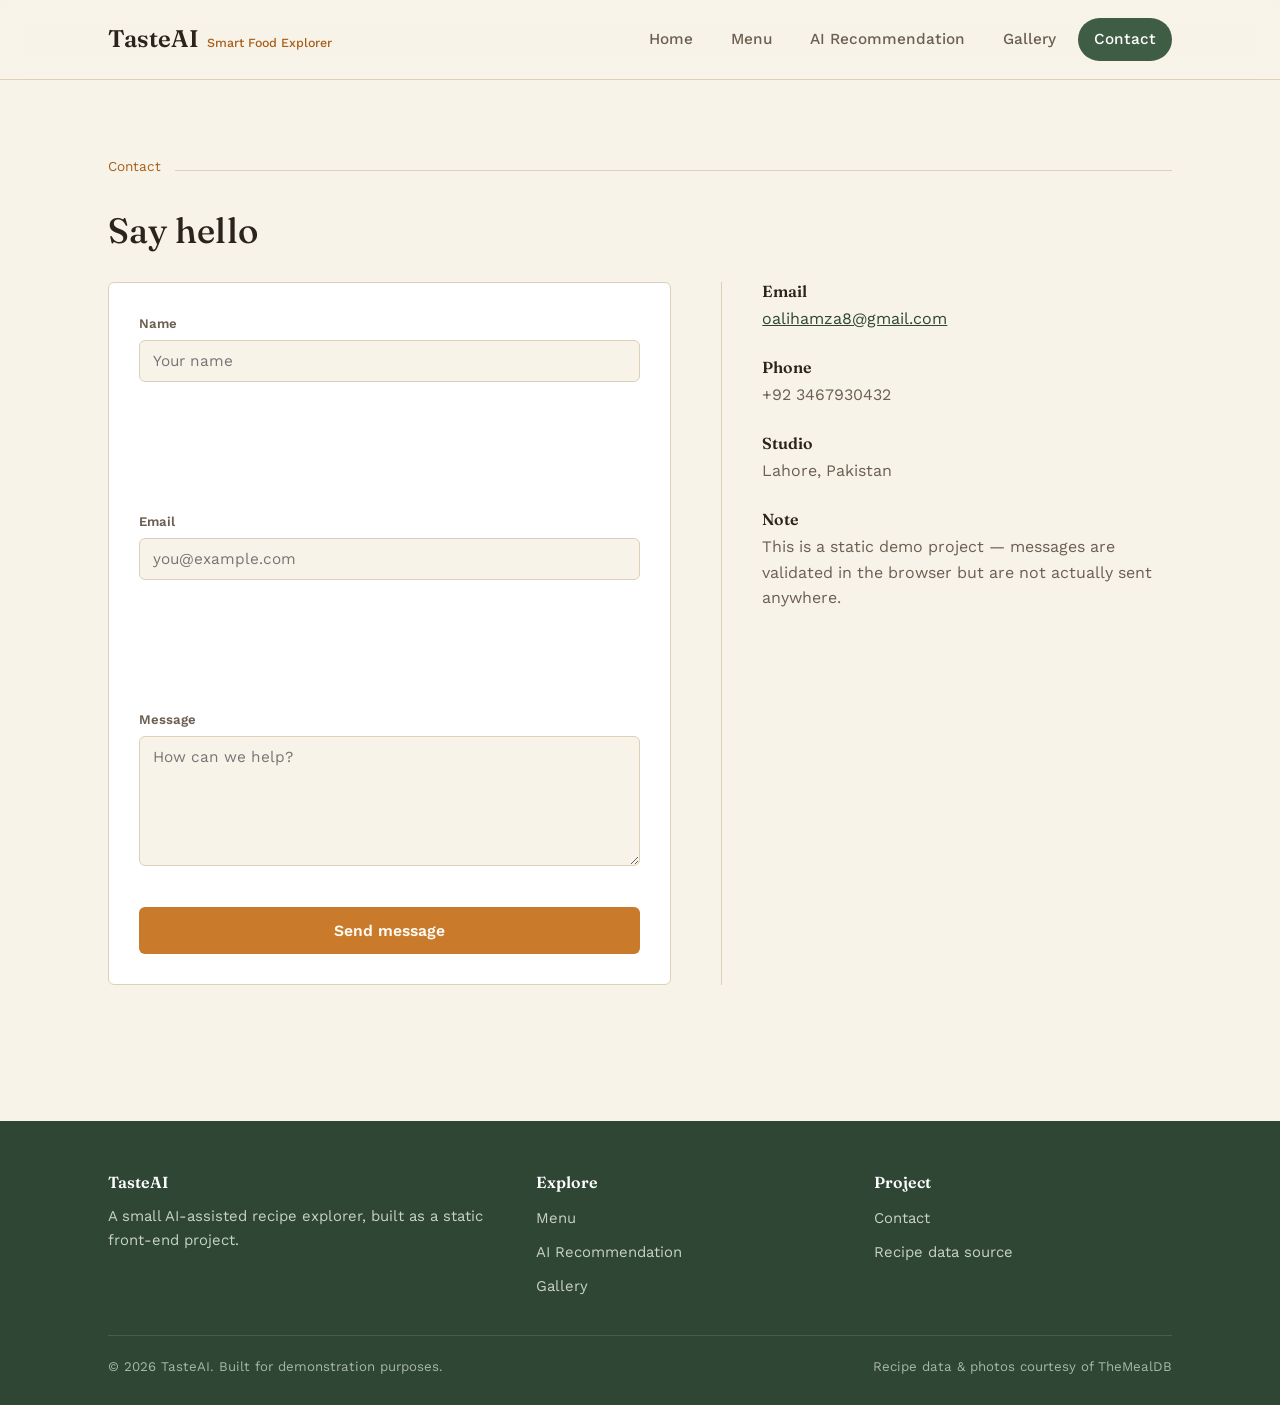
<file: contact.html>
<!doctype html>
<html lang="en">
  <head>
    <meta charset="UTF-8" />
    <meta name="viewport" content="width=device-width, initial-scale=1.0" />
    <title>Contact — TasteAI</title>
    <meta name="description" content="Get in touch with the TasteAI team." />
    <link rel="stylesheet" href="css/base.css" />
    <link rel="stylesheet" href="css/layout.css" />
    <link rel="stylesheet" href="css/components.css" />
  </head>
  <body data-page="contact">
    <header class="site-header">
      <nav class="nav-bar" aria-label="Primary">
        <a href="index.html" class="brand">
          <span class="brand-mark">TasteAI</span>
          <span class="brand-sub">Smart Food Explorer</span>
        </a>
        <button
          class="hamburger"
          aria-label="Toggle menu"
          aria-expanded="false"
        >
          <span></span><span></span><span></span>
        </button>
        <ul class="nav-links">
          <li><a href="index.html" data-page="home">Home</a></li>
          <li><a href="menu.html" data-page="menu">Menu</a></li>
          <li><a href="ai.html" data-page="ai">AI Recommendation</a></li>
          <li><a href="gallery.html" data-page="gallery">Gallery</a></li>
          <li><a href="contact.html" data-page="contact">Contact</a></li>
        </ul>
      </nav>
    </header>

    <main>
      <section>
        <div class="wrap">
          <div class="eyebrow-rule"><span>Contact</span></div>
          <h1 style="font-size: 2.2rem; margin-bottom: 30px">Say hello</h1>

          <div class="contact-grid">
            <form class="contact-form" id="contactForm" novalidate>
              <div class="form-success" id="formSuccess">
                Thanks — your message has been received. We'll reply soon.
              </div>

              <div class="field" id="nameField">
                <label for="nameInput">Name</label>
                <input
                  type="text"
                  id="nameInput"
                  name="name"
                  placeholder="Your name"
                />
                <span class="field-error">Please enter your name.</span>
              </div>

              <div class="field" id="emailField">
                <label for="emailInput">Email</label>
                <input
                  type="email"
                  id="emailInput"
                  name="email"
                  placeholder="you@example.com"
                />
                <span class="field-error"
                  >Please enter a valid email address.</span
                >
              </div>

              <div class="field" id="messageField">
                <label for="messageInput">Message</label>
                <textarea
                  id="messageInput"
                  name="message"
                  placeholder="How can we help?"
                ></textarea>
                <span class="field-error"
                  >Please enter a message (at least 10 characters).</span
                >
              </div>

              <button type="submit" class="btn btn-primary">
                Send message
              </button>
            </form>

            <div class="contact-info">
              <div class="info-block">
                <h4>Email</h4>
                <p>
                  <a href="mailto:hello@tasteai.example"
                    >oalihamza8@gmail.com</a
                  >
                </p>
              </div>
              <div class="info-block">
                <h4>Phone</h4>
                <p>+92 3467930432</p>
              </div>
              <div class="info-block">
                <h4>Studio</h4>
                <p>Lahore, Pakistan</p>
              </div>
              <div class="info-block">
                <h4>Note</h4>
                <p>
                  This is a static demo project — messages are validated in the
                  browser but are not actually sent anywhere.
                </p>
              </div>
            </div>
          </div>
        </div>
      </section>
    </main>

    <footer class="site-footer">
      <div class="wrap">
        <div class="footer-grid">
          <div>
            <h4>TasteAI</h4>
            <p>
              A small AI-assisted recipe explorer, built as a static front-end
              project.
            </p>
          </div>
          <div>
            <h4>Explore</h4>
            <ul class="footer-links">
              <li><a href="menu.html">Menu</a></li>
              <li><a href="ai.html">AI Recommendation</a></li>
              <li><a href="gallery.html">Gallery</a></li>
            </ul>
          </div>
          <div>
            <h4>Project</h4>
            <ul class="footer-links">
              <li><a href="contact.html">Contact</a></li>
              <li>
                <a
                  href="https://www.themealdb.com/api.php"
                  target="_blank"
                  rel="noopener"
                  >Recipe data source</a
                >
              </li>
            </ul>
          </div>
        </div>
        <div class="footer-bottom">
          <span>© 2026 TasteAI. Built for demonstration purposes.</span>
          <span>Recipe data &amp; photos courtesy of TheMealDB</span>
        </div>
      </div>
    </footer>

    <script src="js/main.js"></script>
    <script src="js/contact.js"></script>
  </body>
</html>
</file>
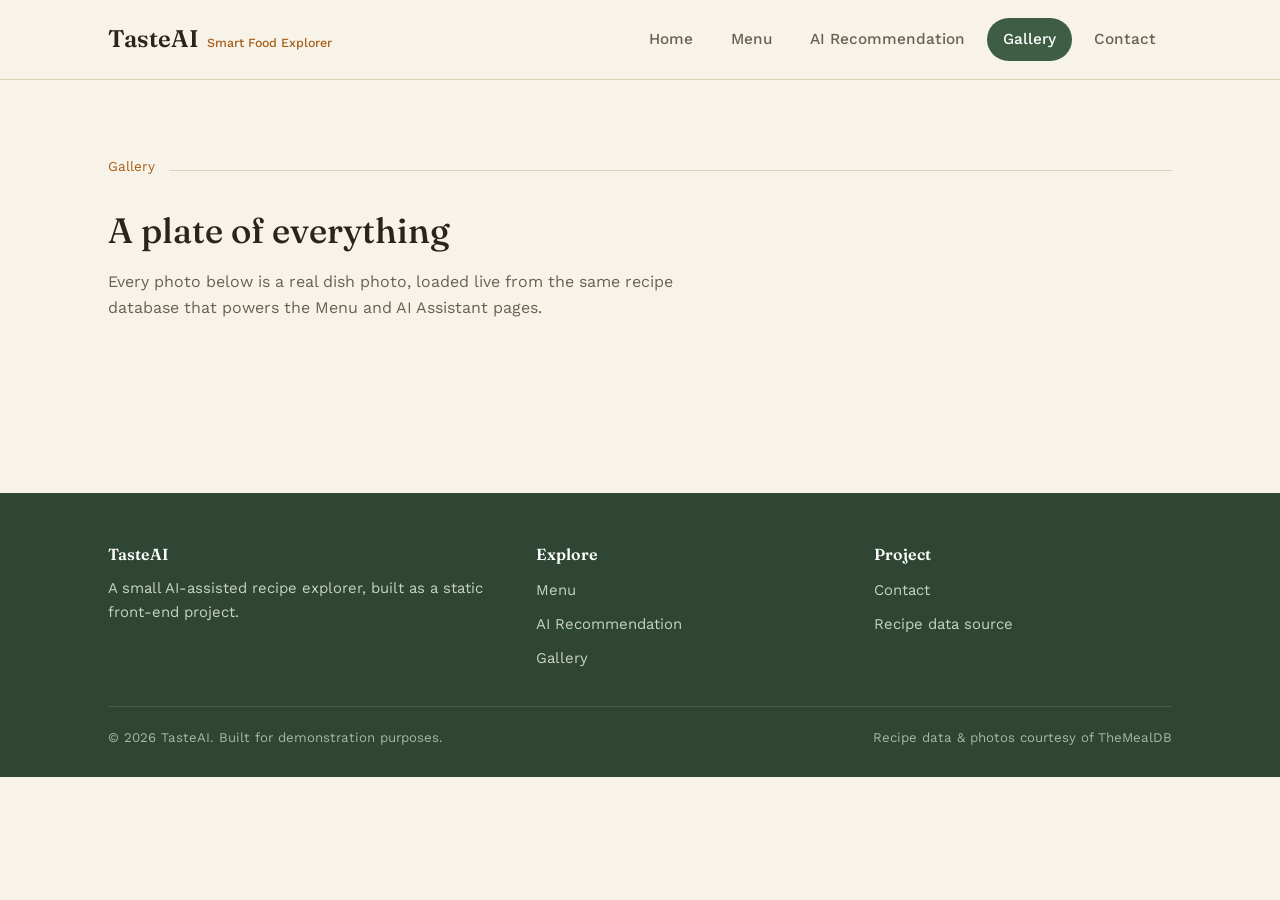
<file: gallery.html>
<!DOCTYPE html>
<html lang="en">
<head>
<meta charset="UTF-8">
<meta name="viewport" content="width=device-width, initial-scale=1.0">
<title>Gallery — TasteAI</title>
<meta name="description" content="A photo gallery of real dishes, pulled live from an open recipe database.">
<link rel="stylesheet" href="css/base.css">
<link rel="stylesheet" href="css/layout.css">
<link rel="stylesheet" href="css/components.css">
</head>
<body data-page="gallery">

<header class="site-header">
  <nav class="nav-bar" aria-label="Primary">
    <a href="index.html" class="brand">
      <span class="brand-mark">TasteAI</span>
      <span class="brand-sub">Smart Food Explorer</span>
    </a>
    <button class="hamburger" aria-label="Toggle menu" aria-expanded="false">
      <span></span><span></span><span></span>
    </button>
    <ul class="nav-links">
      <li><a href="index.html" data-page="home">Home</a></li>
      <li><a href="menu.html" data-page="menu">Menu</a></li>
      <li><a href="ai.html" data-page="ai">AI Recommendation</a></li>
      <li><a href="gallery.html" data-page="gallery">Gallery</a></li>
      <li><a href="contact.html" data-page="contact">Contact</a></li>
    </ul>
  </nav>
</header>

<main>
  <section style="padding-bottom:20px;">
    <div class="wrap">
      <div class="eyebrow-rule"><span>Gallery</span></div>
      <h1 style="font-size:2.2rem;">A plate of everything</h1>
      <p>Every photo below is a real dish photo, loaded live from the same recipe database that powers the Menu and AI Assistant pages.</p>
    </div>
  </section>

  <section style="padding-top:0;">
    <div class="wrap">
      <div class="loader active" id="galleryLoader">
        <span class="spinner" aria-hidden="true"></span> Loading photos…
      </div>
      <div class="gallery-grid" id="galleryGrid"></div>
    </div>
  </section>
</main>

<footer class="site-footer">
  <div class="wrap">
    <div class="footer-grid">
      <div>
        <h4>TasteAI</h4>
        <p>A small AI-assisted recipe explorer, built as a static front-end project.</p>
      </div>
      <div>
        <h4>Explore</h4>
        <ul class="footer-links">
          <li><a href="menu.html">Menu</a></li>
          <li><a href="ai.html">AI Recommendation</a></li>
          <li><a href="gallery.html">Gallery</a></li>
        </ul>
      </div>
      <div>
        <h4>Project</h4>
        <ul class="footer-links">
          <li><a href="contact.html">Contact</a></li>
          <li><a href="https://www.themealdb.com/api.php" target="_blank" rel="noopener">Recipe data source</a></li>
        </ul>
      </div>
    </div>
    <div class="footer-bottom">
      <span>© 2026 TasteAI. Built for demonstration purposes.</span>
      <span>Recipe data &amp; photos courtesy of TheMealDB</span>
    </div>
  </div>
</footer>

<script src="js/api.js"></script>
<script src="js/main.js"></script>
<script src="js/gallery.js"></script>
</body>
</html>
</file>
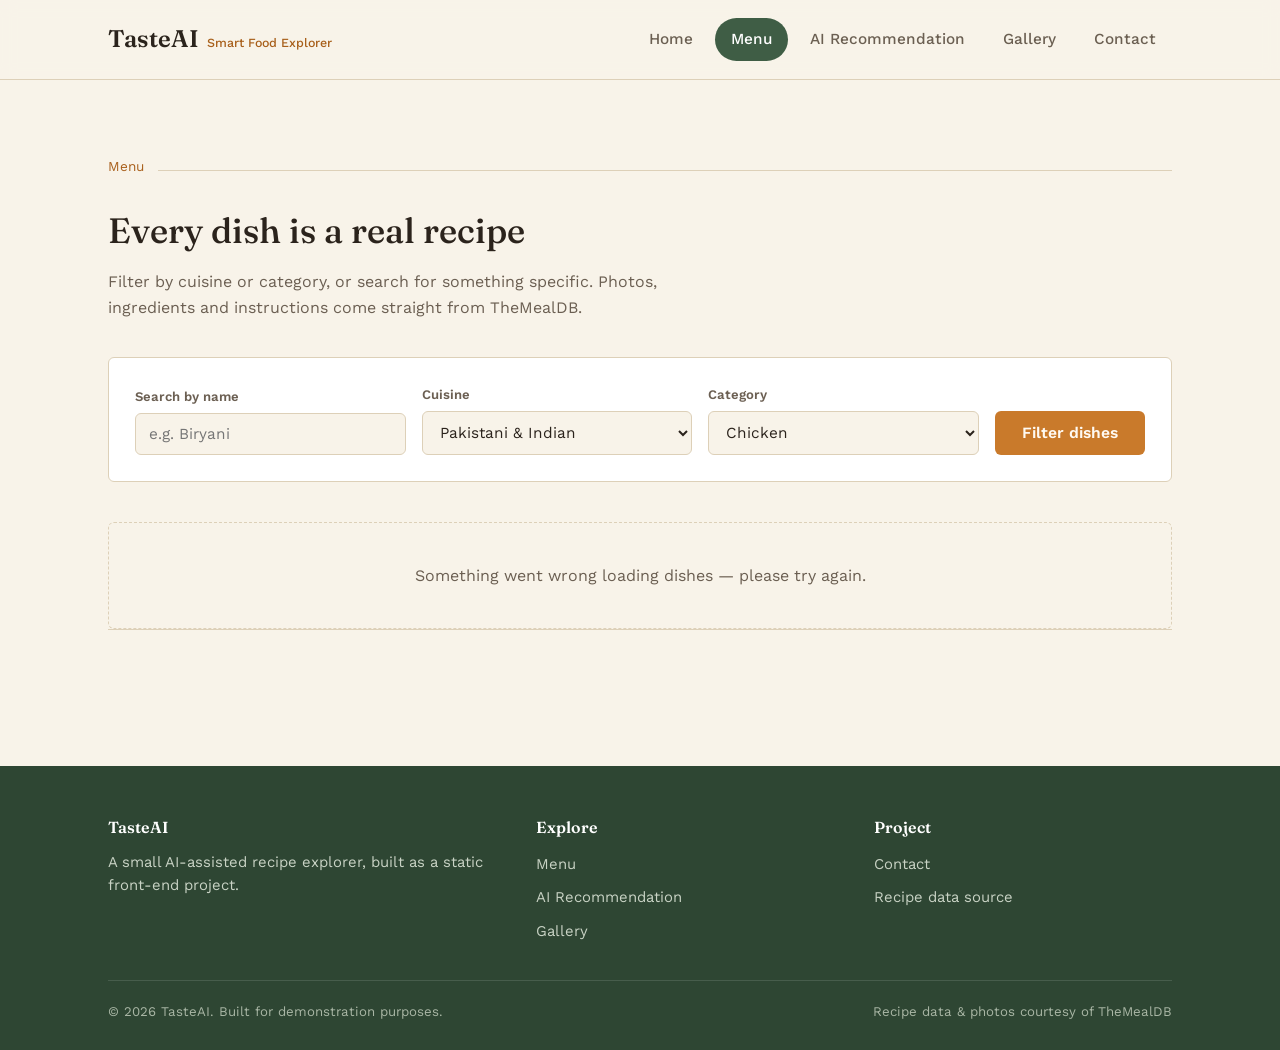
<file: menu.html>
<!doctype html>
<html lang="en">
  <head>
    <meta charset="UTF-8" />
    <meta name="viewport" content="width=device-width, initial-scale=1.0" />
    <title>Menu — TasteAI</title>
    <meta
      name="description"
      content="Browse real dishes by cuisine, category or name, with photos pulled from an open recipe database."
    />
    <link rel="stylesheet" href="css/base.css" />
    <link rel="stylesheet" href="css/layout.css" />
    <link rel="stylesheet" href="css/components.css" />
  </head>
  <body data-page="menu">
    <header class="site-header">
      <nav class="nav-bar" aria-label="Primary">
        <a href="index.html" class="brand">
          <span class="brand-mark">TasteAI</span>
          <span class="brand-sub">Smart Food Explorer</span>
        </a>
        <button
          class="hamburger"
          aria-label="Toggle menu"
          aria-expanded="false"
        >
          <span></span><span></span><span></span>
        </button>
        <ul class="nav-links">
          <li><a href="index.html" data-page="home">Home</a></li>
          <li><a href="menu.html" data-page="menu">Menu</a></li>
          <li><a href="ai.html" data-page="ai">AI Recommendation</a></li>
          <li><a href="gallery.html" data-page="gallery">Gallery</a></li>
          <li><a href="contact.html" data-page="contact">Contact</a></li>
        </ul>
      </nav>
    </header>

    <main>
      <section style="padding-bottom: 20px">
        <div class="wrap">
          <div class="eyebrow-rule"><span>Menu</span></div>
          <h1 style="font-size: 2.2rem">Every dish is a real recipe</h1>
          <p>
            Filter by cuisine or category, or search for something specific.
            Photos, ingredients and instructions come straight from TheMealDB.
          </p>
        </div>
      </section>

      <section style="padding-top: 0">
        <div class="wrap">
          <form class="filter-form" id="filterForm">
            <div class="field">
              <label for="searchInput">Search by name</label>
              <input
                type="text"
                id="searchInput"
                name="search"
                placeholder="e.g. Biryani"
              />
            </div>
            <div class="field">
              <label for="areaSelect">Cuisine</label>
              <select id="areaSelect" name="area">
                <option value="Indian" selected>Pakistani &amp; Indian</option>
                <option value="Chinese">Chinese</option>
                <option value="Italian">Italian</option>
                <option value="Mexican">Mexican</option>
                <option value="American">American</option>
                <option value="Japanese">Japanese</option>
                <option value="Thai">Thai</option>
                <option value="British">British</option>
              </select>
            </div>
            <div class="field">
              <label for="categorySelect">Category</label>
              <select id="categorySelect" name="category">
                <option value="Chicken">Chicken</option>
                <option value="Beef">Beef</option>
                <option value="Lamb">Lamb</option>
                <option value="Seafood">Seafood</option>
                <option value="Vegetarian">Vegetarian</option>
                <option value="Vegan">Vegan</option>
                <option value="Dessert">Dessert</option>
              </select>
            </div>
            <button type="submit" class="btn btn-primary">Filter dishes</button>
          </form>

          <div class="loader active" id="menuLoader">
            <span class="spinner" aria-hidden="true"></span> Loading dishes…
          </div>
          <div class="empty-state" id="menuEmpty">
            No dishes matched those filters — try a different cuisine or search
            term.
          </div>
          <div class="dish-list" id="menuResults"></div>
        </div>
      </section>
    </main>

    <footer class="site-footer">
      <div class="wrap">
        <div class="footer-grid">
          <div>
            <h4>TasteAI</h4>
            <p>
              A small AI-assisted recipe explorer, built as a static front-end
              project.
            </p>
          </div>
          <div>
            <h4>Explore</h4>
            <ul class="footer-links">
              <li><a href="menu.html">Menu</a></li>
              <li><a href="ai.html">AI Recommendation</a></li>
              <li><a href="gallery.html">Gallery</a></li>
            </ul>
          </div>
          <div>
            <h4>Project</h4>
            <ul class="footer-links">
              <li><a href="contact.html">Contact</a></li>
              <li>
                <a
                  href="https://www.themealdb.com/api.php"
                  target="_blank"
                  rel="noopener"
                  >Recipe data source</a
                >
              </li>
            </ul>
          </div>
        </div>
        <div class="footer-bottom">
          <span>© 2026 TasteAI. Built for demonstration purposes.</span>
          <span>Recipe data &amp; photos courtesy of TheMealDB</span>
        </div>
      </div>
    </footer>

    <script src="js/api.js"></script>
    <script src="js/main.js"></script>
    <script src="js/menu.js"></script>
  </body>
</html>
</file>
<file: css/base.css>
/* =========================================================
   TasteAI — Design tokens & base styles
   Palette grounded in a spice market: parchment ivory,
   burnt marigold, and deep basil green.
   ========================================================= */

@import url('https://fonts.googleapis.com/css2?family=Fraunces:ital,opsz,wght@0,9..144,300;0,9..144,500;0,9..144,600;1,9..144,500&family=Work+Sans:wght@400;500;600;700&display=swap');

:root {
  /* Colour */
  --bg: #f8f3e9;
  --bg-alt: #efe6d3;
  --surface: #ffffff;
  --ink: #2b231c;
  --ink-soft: #6b5f52;
  --line: #ddd0b8;
  --saffron: #c97a2b;
  --saffron-deep: #a85f1b;
  --saffron-tint: #f3ddc0;
  --basil: #3f5d45;
  --basil-deep: #2e4633;
  --basil-tint: #dfe8dd;
  --danger: #a83232;

  /* Type */
  --font-display: 'Fraunces', 'Iowan Old Style', serif;
  --font-body: 'Work Sans', -apple-system, BlinkMacSystemFont, sans-serif;

  /* Layout */
  --content-width: 1120px;
  --radius: 6px;
  --shadow: 0 10px 30px -18px rgba(43, 35, 28, 0.35);
}

*, *::before, *::after { box-sizing: border-box; }

html { scroll-behavior: smooth; }

@media (prefers-reduced-motion: reduce) {
  html { scroll-behavior: auto; }
  *, *::before, *::after {
    animation-duration: 0.01ms !important;
    animation-iteration-count: 1 !important;
    transition-duration: 0.01ms !important;
  }
}

body {
  margin: 0;
  background: var(--bg);
  color: var(--ink);
  font-family: var(--font-body);
  font-size: 16px;
  line-height: 1.6;
  -webkit-font-smoothing: antialiased;
}

h1, h2, h3, h4 {
  font-family: var(--font-display);
  font-weight: 600;
  line-height: 1.15;
  margin: 0 0 0.5em;
  color: var(--ink);
}

h1 { font-size: clamp(2.4rem, 4vw, 3.6rem); font-weight: 500; }
h2 { font-size: clamp(1.7rem, 2.6vw, 2.3rem); }
h3 { font-size: 1.3rem; }

p { margin: 0 0 1em; color: var(--ink-soft); max-width: 62ch; }

a { color: var(--basil-deep); }

img { max-width: 100%; display: block; }

.wrap {
  max-width: var(--content-width);
  margin: 0 auto;
  padding: 0 28px;
}

.eyebrow-rule {
  display: flex;
  align-items: baseline;
  gap: 14px;
  margin-bottom: 34px;
}

.eyebrow-rule span {
  font-family: var(--font-body);
  font-size: 0.85rem;
  color: var(--saffron-deep);
  white-space: nowrap;
}

.eyebrow-rule::after {
  content: '';
  flex: 1;
  height: 1px;
  background: var(--line);
}

.btn {
  display: inline-flex;
  align-items: center;
  justify-content: center;
  gap: 8px;
  padding: 13px 26px;
  border-radius: var(--radius);
  border: 1px solid transparent;
  font-family: var(--font-body);
  font-size: 0.98rem;
  font-weight: 600;
  cursor: pointer;
  text-decoration: none;
  transition: transform 0.15s ease, background 0.2s ease, border-color 0.2s ease, color 0.2s ease;
}

.btn:active { transform: translateY(1px); }

.btn-primary {
  background: var(--saffron);
  color: #fffaf2;
}
.btn-primary:hover { background: var(--saffron-deep); }

.btn-outline {
  background: transparent;
  border-color: var(--ink);
  color: var(--ink);
}
.btn-outline:hover { border-color: var(--basil-deep); color: var(--basil-deep); }

.btn-light {
  background: #fffaf2;
  color: var(--basil-deep);
}
.btn-light:hover { background: var(--saffron-tint); }

:focus-visible {
  outline: 3px solid var(--basil);
  outline-offset: 2px;
}

section { padding: 76px 0; }

.section-alt { background: var(--bg-alt); }

.tag {
  display: inline-block;
  padding: 4px 11px;
  border: 1px solid var(--line);
  border-radius: 100px;
  font-size: 0.78rem;
  color: var(--ink-soft);
  background: var(--surface);
}

.visually-hidden {
  position: absolute;
  width: 1px; height: 1px;
  overflow: hidden;
  clip: rect(0 0 0 0);
  white-space: nowrap;
}
</file>
<file: css/layout.css>
/* =========================================================
   Header / Navigation / Footer
   ========================================================= */

.site-header {
  position: sticky;
  top: 0;
  z-index: 50;
  background: rgba(248, 243, 233, 0.92);
  backdrop-filter: blur(8px);
  border-bottom: 1px solid var(--line);
}

.nav-bar {
  display: flex;
  align-items: center;
  justify-content: space-between;
  padding: 18px 28px;
  max-width: var(--content-width);
  margin: 0 auto;
}

.brand {
  display: flex;
  align-items: baseline;
  gap: 8px;
  text-decoration: none;
  color: var(--ink);
}

.brand-mark {
  font-family: var(--font-display);
  font-size: 1.5rem;
  font-weight: 600;
  color: var(--ink);
}

.brand-sub {
  font-size: 0.78rem;
  color: var(--saffron-deep);
  font-weight: 500;
}

.nav-links {
  display: flex;
  gap: 6px;
  list-style: none;
  margin: 0;
  padding: 0;
}

.nav-links a {
  display: block;
  padding: 9px 16px;
  border-radius: 100px;
  color: var(--ink-soft);
  text-decoration: none;
  font-weight: 500;
  font-size: 0.96rem;
  transition: background 0.2s ease, color 0.2s ease;
}

.nav-links a:hover { background: var(--saffron-tint); color: var(--saffron-deep); }

.nav-links a[aria-current="page"] {
  background: var(--basil);
  color: #fff;
}

.hamburger {
  display: none;
  flex-direction: column;
  justify-content: center;
  gap: 5px;
  width: 42px;
  height: 42px;
  border-radius: 100px;
  border: 1px solid var(--line);
  background: var(--surface);
  cursor: pointer;
}

.hamburger span {
  width: 18px;
  height: 2px;
  background: var(--ink);
  margin: 0 auto;
  transition: transform 0.25s ease, opacity 0.25s ease;
}

.hamburger[aria-expanded="true"] span:nth-child(1) { transform: translateY(7px) rotate(45deg); }
.hamburger[aria-expanded="true"] span:nth-child(2) { opacity: 0; }
.hamburger[aria-expanded="true"] span:nth-child(3) { transform: translateY(-7px) rotate(-45deg); }

@media (max-width: 820px) {
  .hamburger { display: flex; }

  .nav-links {
    position: absolute;
    top: 100%;
    left: 0;
    right: 0;
    flex-direction: column;
    background: var(--bg);
    border-bottom: 1px solid var(--line);
    padding: 10px 28px 22px;
    gap: 2px;
    display: none;
  }

  .nav-links.open { display: flex; }

  .nav-links a { padding: 12px 14px; }
}

.site-footer {
  background: var(--basil-deep);
  color: #eef1ea;
  padding: 52px 0 28px;
  margin-top: 60px;
}

.footer-grid {
  display: grid;
  grid-template-columns: 1.3fr 1fr 1fr;
  gap: 40px;
  margin-bottom: 36px;
}

.footer-grid h4 { color: #fff; margin-bottom: 14px; }

.site-footer p, .site-footer a {
  color: #c9d3c5;
  font-size: 0.93rem;
}

.site-footer a { text-decoration: none; }
.site-footer a:hover { color: #fff; }

.footer-links { list-style: none; padding: 0; margin: 0; display: flex; flex-direction: column; gap: 8px; }

.footer-bottom {
  border-top: 1px solid rgba(255,255,255,0.12);
  padding-top: 20px;
  font-size: 0.83rem;
  color: #a9b6a5;
  display: flex;
  justify-content: space-between;
  flex-wrap: wrap;
  gap: 10px;
}

@media (max-width: 700px) {
  .footer-grid { grid-template-columns: 1fr; gap: 26px; }
}
</file>
<file: css/components.css>
/* =========================================================
   Components
   ========================================================= */

/* ---- Hero ---- */
.hero {
  padding: 84px 0 70px;
  display: grid;
  grid-template-columns: 1.1fr 0.9fr;
  gap: 50px;
  align-items: center;
}

.hero-copy { animation: rise 0.7s ease both; }

.hero-copy .tag { margin-bottom: 22px; }

.hero-copy h1 { margin-bottom: 22px; }

.hero-copy .lede { font-size: 1.15rem; max-width: 46ch; }

.hero-actions { display: flex; gap: 14px; margin-top: 30px; flex-wrap: wrap; }

.hero-visual {
  position: relative;
  border-radius: var(--radius);
  overflow: hidden;
  aspect-ratio: 4 / 3.4;
  background: var(--bg-alt);
  border: 1px solid var(--line);
  animation: rise 0.9s ease both;
}

.hero-visual img {
  width: 100%; height: 100%; object-fit: cover;
}

.hero-visual-caption {
  position: absolute;
  left: 0; right: 0; bottom: 0;
  padding: 16px 18px;
  background: linear-gradient(0deg, rgba(43,35,28,0.82), transparent);
  color: #fff;
  font-size: 0.9rem;
}

@keyframes rise {
  from { opacity: 0; transform: translateY(16px); }
  to { opacity: 1; transform: translateY(0); }
}

@media (max-width: 860px) {
  .hero { grid-template-columns: 1fr; padding-top: 44px; }
}

/* ---- Process steps ---- */
.steps {
  display: grid;
  grid-template-columns: repeat(3, 1fr);
  gap: 30px;
}

.step {
  border-top: 2px solid var(--basil);
  padding-top: 18px;
}

.step-index {
  font-family: var(--font-display);
  font-size: 1.6rem;
  color: var(--saffron-deep);
  display: block;
  margin-bottom: 8px;
}

@media (max-width: 780px) {
  .steps { grid-template-columns: 1fr; }
}

/* ---- Menu-row cards (used on Home + Menu) ---- */
.dish-list { border-top: 1px solid var(--line); }

.dish-row {
  display: grid;
  grid-template-columns: 118px 1fr auto;
  gap: 22px;
  align-items: center;
  padding: 20px 4px;
  border-bottom: 1px solid var(--line);
  text-decoration: none;
  color: inherit;
  transition: background 0.2s ease;
}

.dish-row:hover { background: var(--surface); }

.dish-thumb {
  width: 118px;
  height: 88px;
  border-radius: var(--radius);
  overflow: hidden;
  background: var(--bg-alt);
}

.dish-thumb img { width: 100%; height: 100%; object-fit: cover; transition: transform 0.4s ease; }
.dish-row:hover .dish-thumb img { transform: scale(1.06); }

.dish-info h3 { margin-bottom: 4px; font-size: 1.15rem; }
.dish-meta { display: flex; gap: 8px; flex-wrap: wrap; }

.dish-go {
  color: var(--saffron-deep);
  font-weight: 600;
  font-size: 0.92rem;
  white-space: nowrap;
}

@media (max-width: 620px) {
  .dish-row { grid-template-columns: 74px 1fr; }
  .dish-go { display: none; }
}

/* ---- Filter form (Menu page) ---- */
.filter-form {
  display: flex;
  gap: 16px;
  flex-wrap: wrap;
  align-items: flex-end;
  padding: 26px;
  background: var(--surface);
  border: 1px solid var(--line);
  border-radius: var(--radius);
  margin-bottom: 40px;
}

.field {
  display: flex;
  flex-direction: column;
  gap: 6px;
  flex: 1 1 180px;
}

.field label {
  font-size: 0.82rem;
  font-weight: 600;
  color: var(--ink-soft);
}

.field input, .field select {
  padding: 11px 13px;
  border: 1px solid var(--line);
  border-radius: var(--radius);
  background: var(--bg);
  font-family: var(--font-body);
  font-size: 0.96rem;
  color: var(--ink);
}

.field input:focus, .field select:focus { border-color: var(--basil); }

.filter-form .btn { flex: 0 0 auto; height: 44px; align-self: flex-end; }

/* ---- Loading indicator ---- */
.loader {
  display: none;
  align-items: center;
  gap: 12px;
  padding: 22px 4px;
  color: var(--ink-soft);
  font-size: 0.95rem;
}

.loader.active { display: flex; }

.spinner {
  width: 20px; height: 20px;
  border-radius: 50%;
  border: 2.5px solid var(--line);
  border-top-color: var(--saffron);
  animation: spin 0.8s linear infinite;
}

@keyframes spin { to { transform: rotate(360deg); } }

.empty-state {
  padding: 40px 20px;
  text-align: center;
  color: var(--ink-soft);
  border: 1px dashed var(--line);
  border-radius: var(--radius);
  display: none;
}
.empty-state.active { display: block; }

/* ---- AI Assistant page ---- */
.ai-shell {
  display: grid;
  grid-template-columns: 0.85fr 1.15fr;
  border: 1px solid var(--line);
  border-radius: 10px;
  overflow: hidden;
  min-height: 560px;
}

.ai-form-panel {
  background: var(--basil-deep);
  color: #f3efe3;
  padding: 44px 38px;
}

.ai-form-panel .tag {
  background: transparent;
  border-color: rgba(255,255,255,0.35);
  color: #dfe8dd;
}

.ai-form-panel h1 { color: #fff; font-size: 1.9rem; margin: 18px 0 10px; }
.ai-form-panel p { color: #cdd8c8; }

.ai-form .field { margin-bottom: 20px; }
.ai-form label { color: #e9ecdf; }
.ai-form select {
  background: #2a3f2f;
  border: 1px solid rgba(255,255,255,0.2);
  color: #fdf9ee;
}
.ai-form select:focus { border-color: var(--saffron); }

.ai-form .btn-primary { width: 100%; margin-top: 6px; }

.ai-result-panel {
  background: var(--surface);
  padding: 44px 40px;
  display: flex;
  flex-direction: column;
}

.ai-placeholder {
  margin: auto 0;
  color: var(--ink-soft);
  max-width: 34ch;
}

.ai-placeholder .big-icon { font-size: 2.4rem; display: block; margin-bottom: 14px; }

.result-card { display: none; }
.result-card.active { display: block; animation: rise 0.5s ease both; }

.result-head { display: flex; gap: 22px; margin-bottom: 20px; }

.result-thumb {
  width: 150px; height: 150px;
  border-radius: var(--radius);
  overflow: hidden;
  flex-shrink: 0;
  background: var(--bg-alt);
}
.result-thumb img { width: 100%; height: 100%; object-fit: cover; }

.result-title .tag { margin-bottom: 10px; }

.result-why {
  background: var(--bg-alt);
  border-left: 3px solid var(--saffron);
  padding: 14px 18px;
  border-radius: 0 var(--radius) var(--radius) 0;
  margin-bottom: 26px;
}
.result-why p { margin: 0; color: var(--ink); }
.result-why strong { color: var(--saffron-deep); }

.also-like h4 { margin-bottom: 12px; }
.also-like ul { list-style: none; padding: 0; margin: 0; display: flex; flex-direction: column; gap: 8px; }
.also-like li {
  padding: 10px 14px;
  border: 1px solid var(--line);
  border-radius: var(--radius);
  font-size: 0.95rem;
  display: flex;
  justify-content: space-between;
  gap: 10px;
}

.ai-error {
  display: none;
  margin-top: 18px;
  padding: 12px 16px;
  border: 1px solid var(--danger);
  border-radius: var(--radius);
  color: var(--danger);
  font-size: 0.9rem;
  background: #fbeceb;
}
.ai-error.active { display: block; }

@media (max-width: 900px) {
  .ai-shell { grid-template-columns: 1fr; }
}

/* ---- Gallery ---- */
.gallery-grid {
  display: grid;
  grid-template-columns: repeat(auto-fill, minmax(230px, 1fr));
  gap: 18px;
}

.gallery-item {
  position: relative;
  border-radius: var(--radius);
  overflow: hidden;
  aspect-ratio: 1 / 1;
  background: var(--bg-alt);
  text-decoration: none;
}

.gallery-item img {
  width: 100%; height: 100%; object-fit: cover;
  transition: transform 0.45s ease;
}

.gallery-item:hover img { transform: scale(1.08); }

.gallery-caption {
  position: absolute;
  inset: auto 0 0 0;
  padding: 12px 14px;
  color: #fff;
  font-size: 0.88rem;
  font-weight: 600;
  background: linear-gradient(0deg, rgba(43,35,28,0.85), transparent 70%);
}

/* ---- Contact form ---- */
.contact-grid {
  display: grid;
  grid-template-columns: 1fr 0.8fr;
  gap: 50px;
}

.contact-form {
  display: flex;
  flex-direction: column;
  gap: 18px;
  background: var(--surface);
  border: 1px solid var(--line);
  border-radius: var(--radius);
  padding: 30px;
}

.contact-form textarea {
  padding: 11px 13px;
  border: 1px solid var(--line);
  border-radius: var(--radius);
  background: var(--bg);
  font-family: var(--font-body);
  font-size: 0.96rem;
  color: var(--ink);
  resize: vertical;
  min-height: 130px;
}

.field-error {
  color: var(--danger);
  font-size: 0.82rem;
  display: none;
}

.field.invalid input, .field.invalid textarea { border-color: var(--danger); }
.field.invalid .field-error { display: block; }

.form-success {
  display: none;
  padding: 14px 16px;
  border-radius: var(--radius);
  background: var(--basil-tint);
  color: var(--basil-deep);
  font-weight: 600;
}
.form-success.active { display: block; }

.contact-info { border-left: 1px solid var(--line); padding-left: 40px; }
.contact-info .info-block { margin-bottom: 26px; }
.contact-info h4 { margin-bottom: 6px; }

@media (max-width: 820px) {
  .contact-grid { grid-template-columns: 1fr; }
  .contact-info { border-left: none; padding-left: 0; border-top: 1px solid var(--line); padding-top: 30px; }
}

/* ---- Product detail page ---- */
.product-hero {
  display: grid;
  grid-template-columns: 0.9fr 1.1fr;
  gap: 46px;
  align-items: start;
}

.product-image {
  border-radius: 10px;
  overflow: hidden;
  border: 1px solid var(--line);
  position: sticky;
  top: 100px;
}

.product-tags { display: flex; gap: 8px; margin-bottom: 16px; flex-wrap: wrap; }

.ingredient-list {
  list-style: none;
  padding: 0;
  margin: 0 0 30px;
  display: grid;
  grid-template-columns: repeat(2, 1fr);
  gap: 8px 24px;
}

.ingredient-list li {
  display: flex;
  justify-content: space-between;
  padding: 9px 0;
  border-bottom: 1px solid var(--line);
  font-size: 0.95rem;
}

.ingredient-list li span:last-child { color: var(--ink-soft); }

.instructions p { max-width: none; color: var(--ink); white-space: pre-line; }

.back-link {
  display: inline-flex;
  align-items: center;
  gap: 6px;
  margin-bottom: 26px;
  color: var(--ink-soft);
  text-decoration: none;
  font-size: 0.92rem;
}
.back-link:hover { color: var(--basil-deep); }

@media (max-width: 820px) {
  .product-hero { grid-template-columns: 1fr; }
  .product-image { position: static; }
  .ingredient-list { grid-template-columns: 1fr; }
}
</file>
